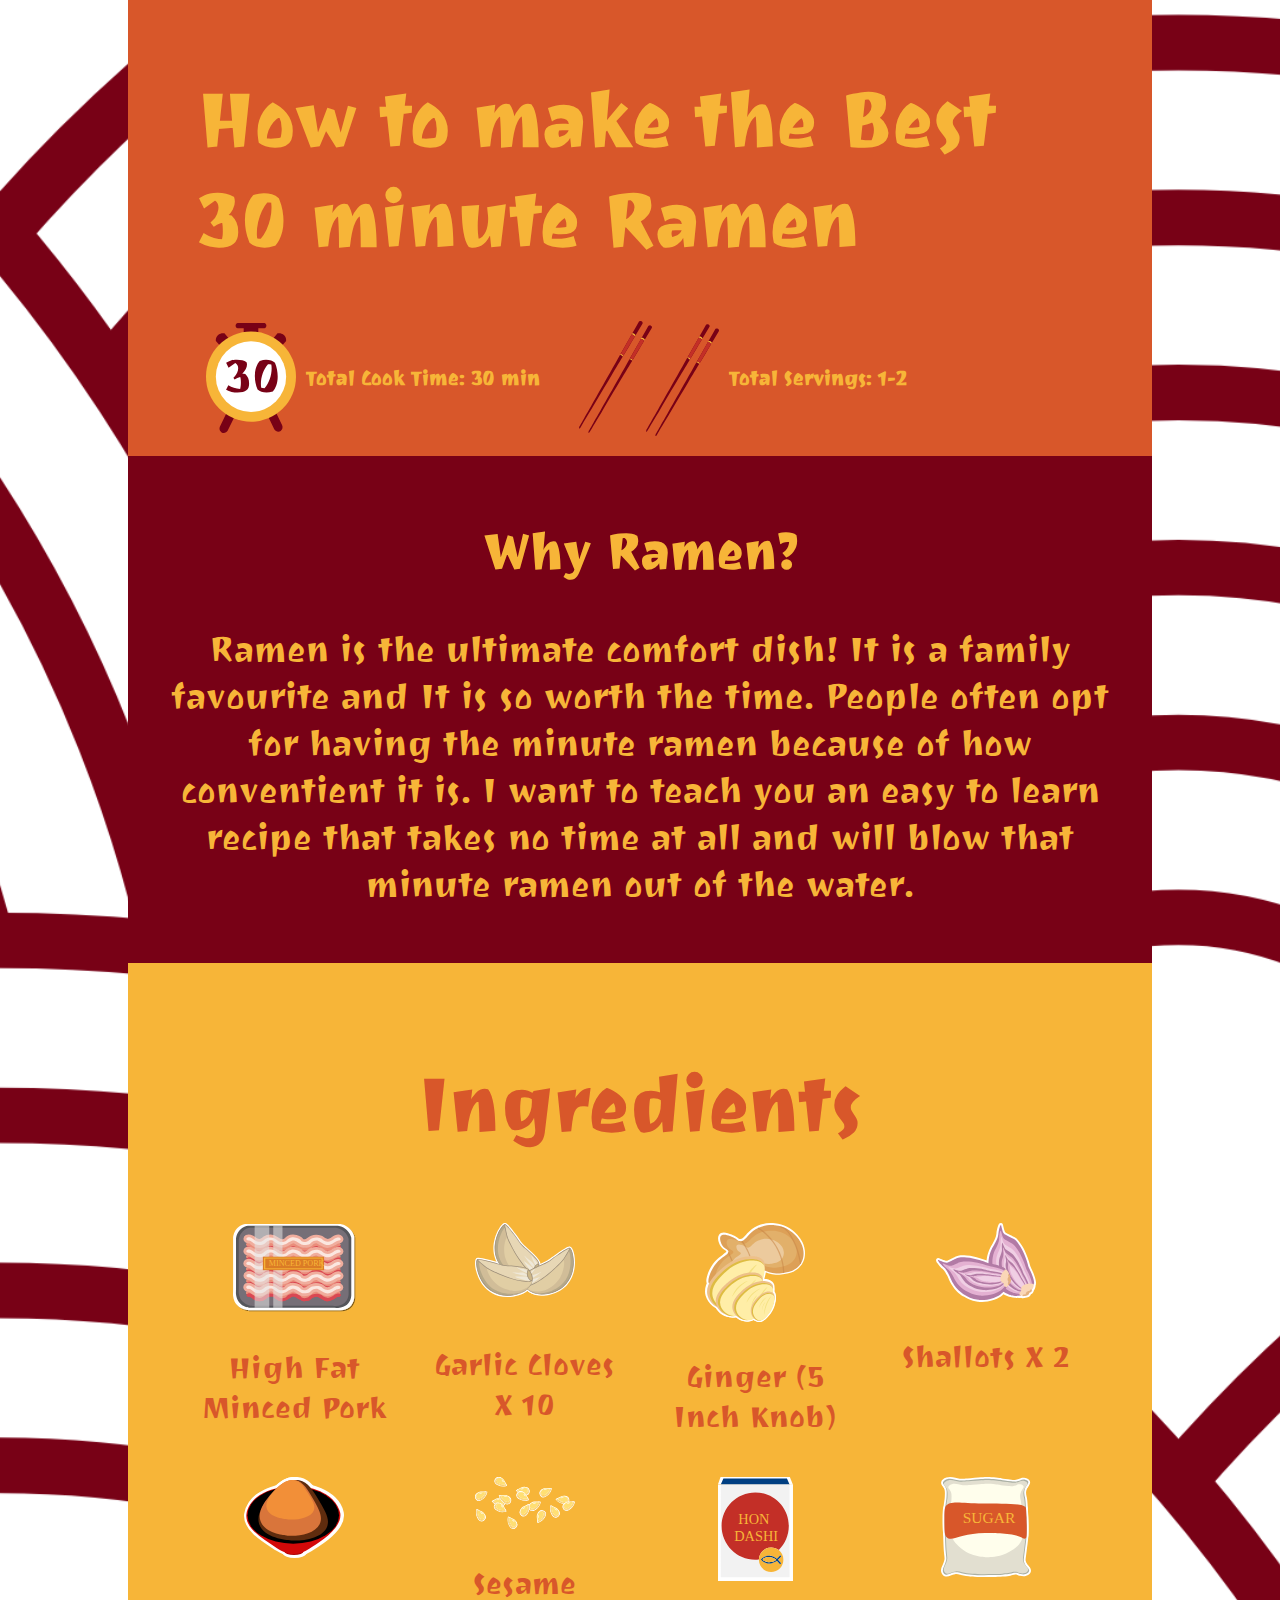
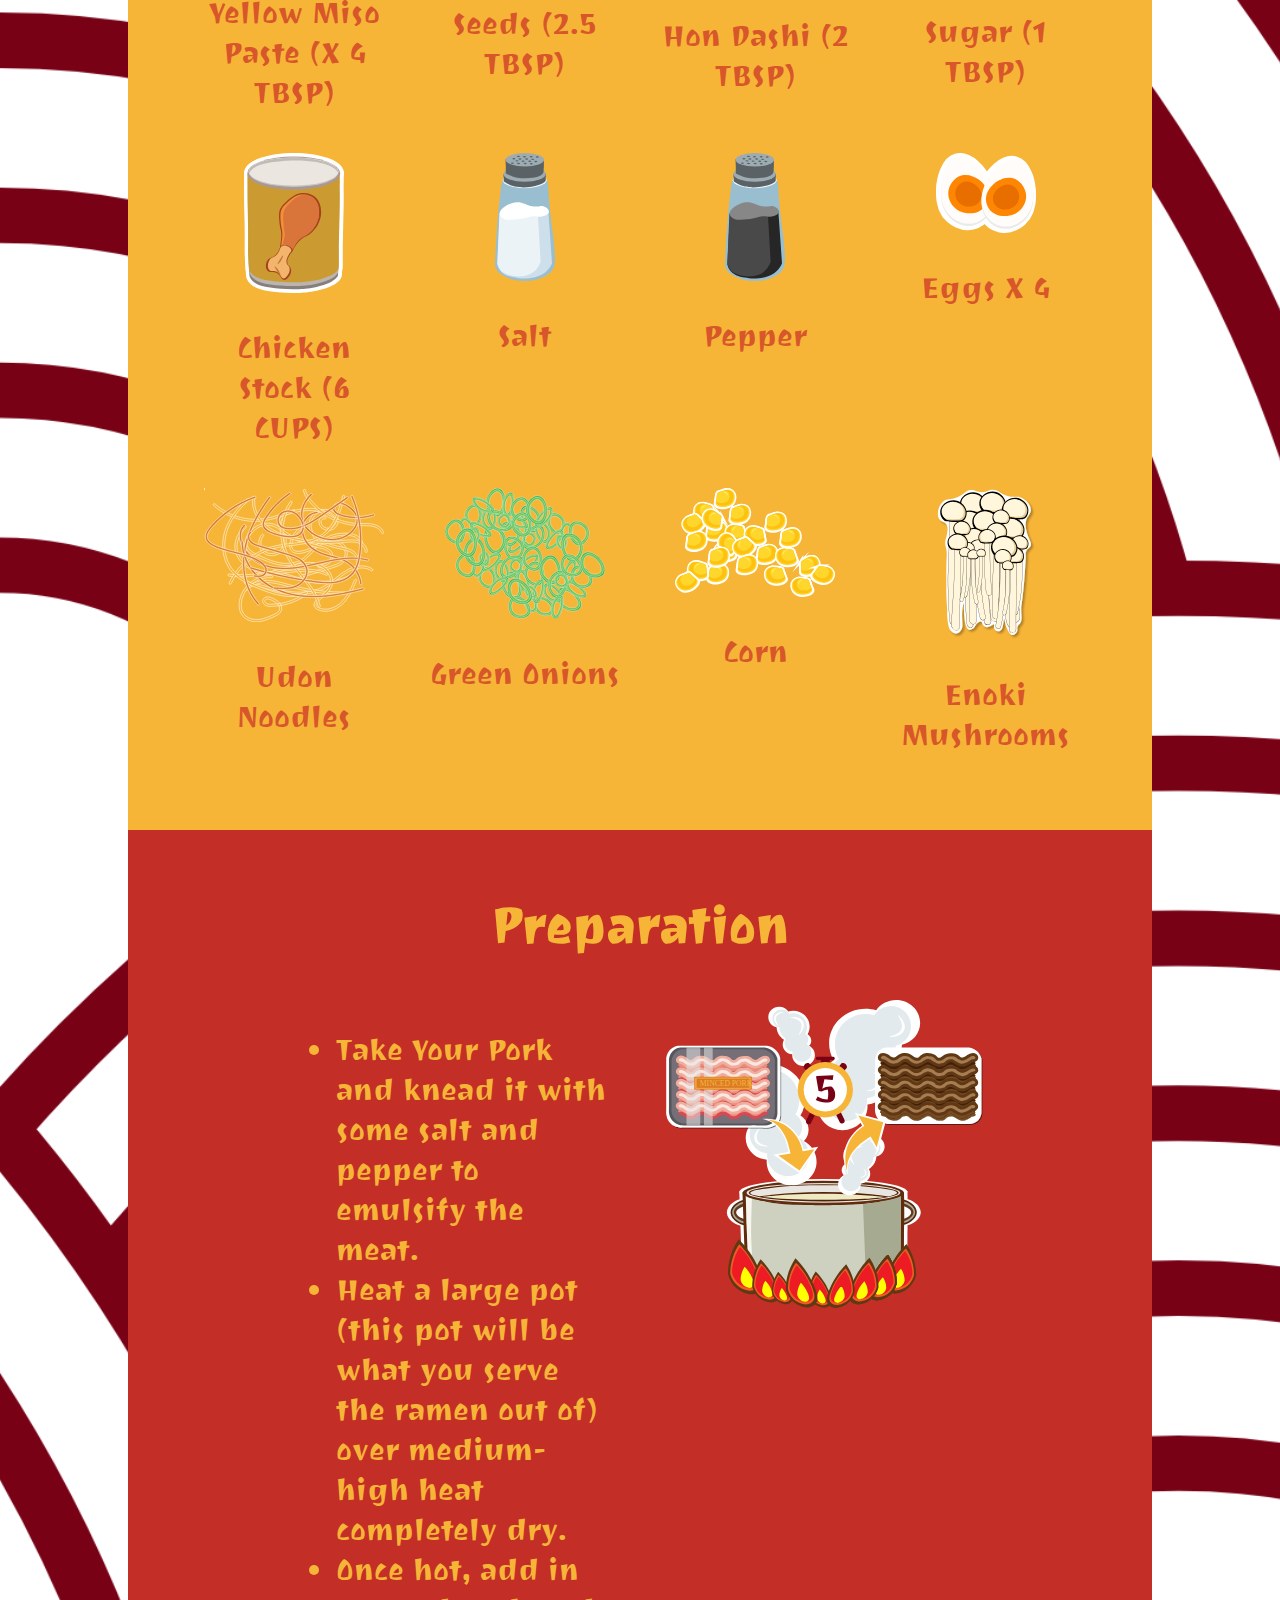
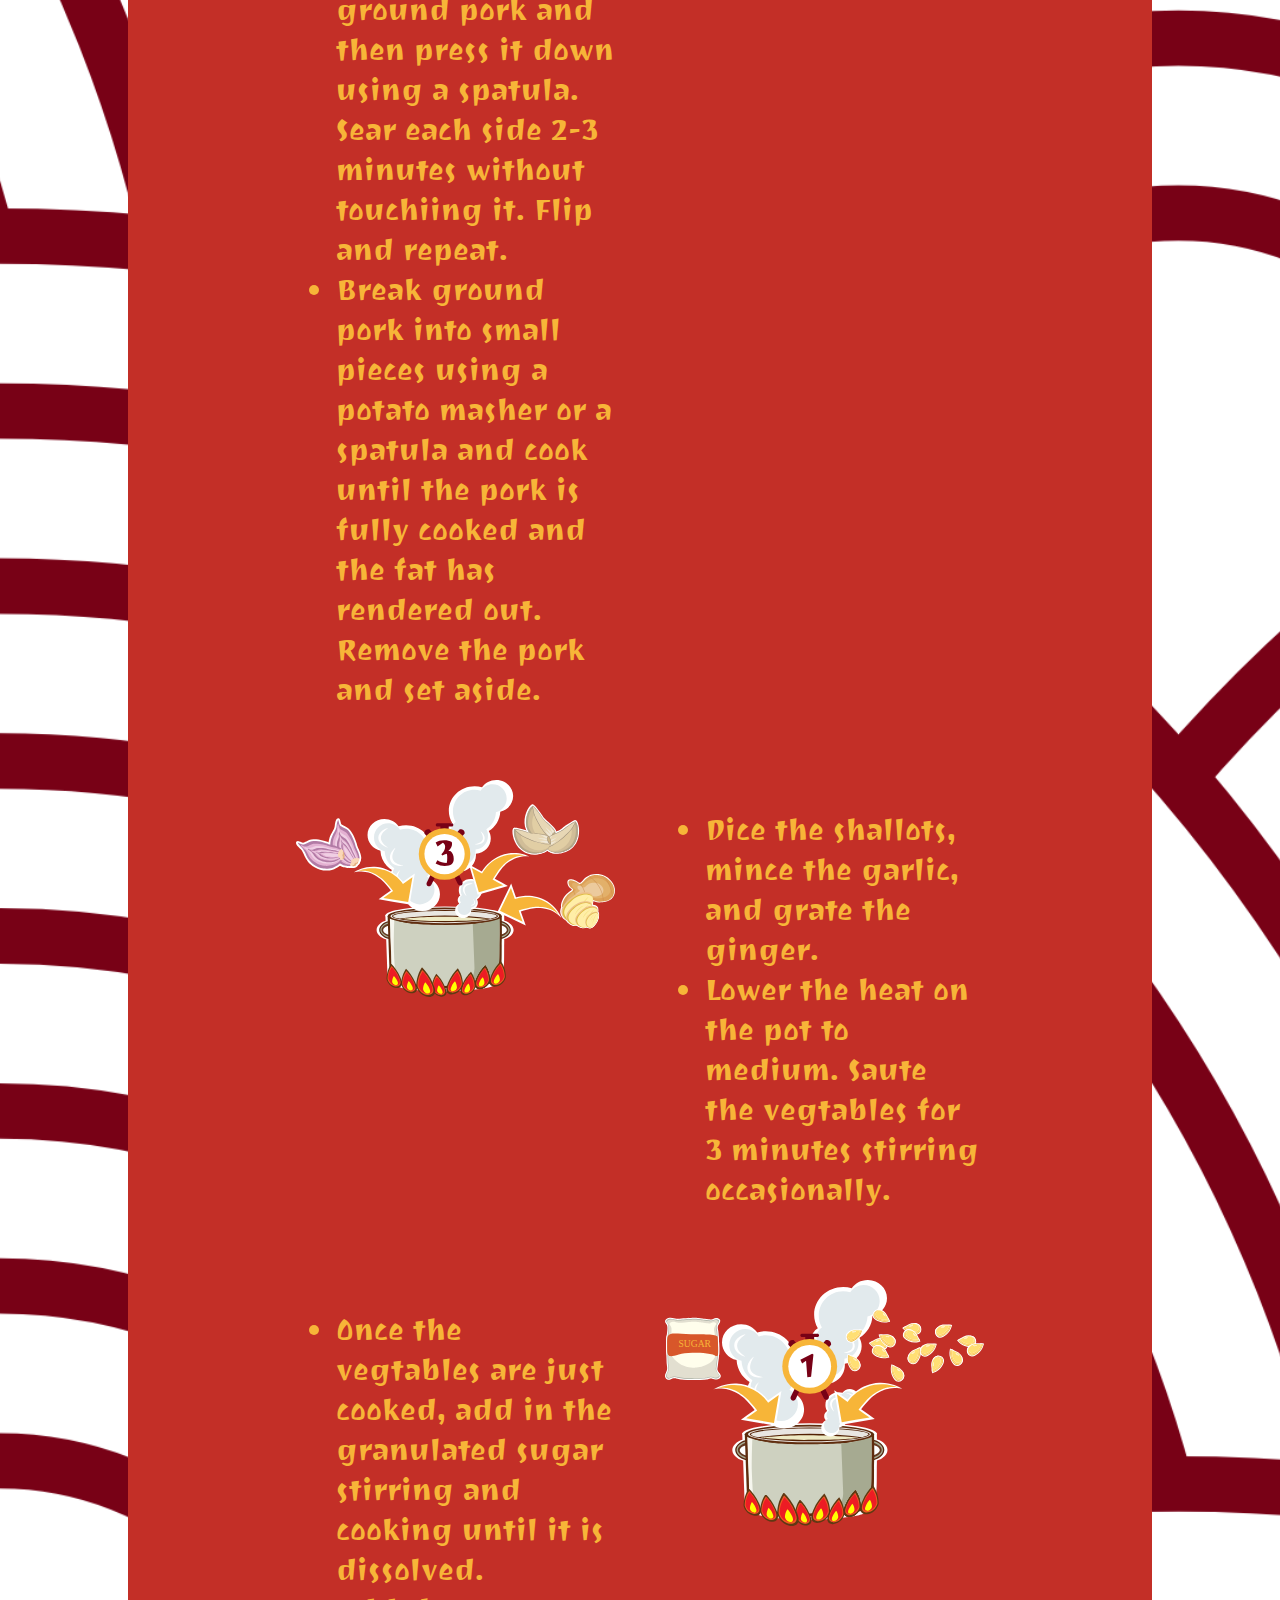
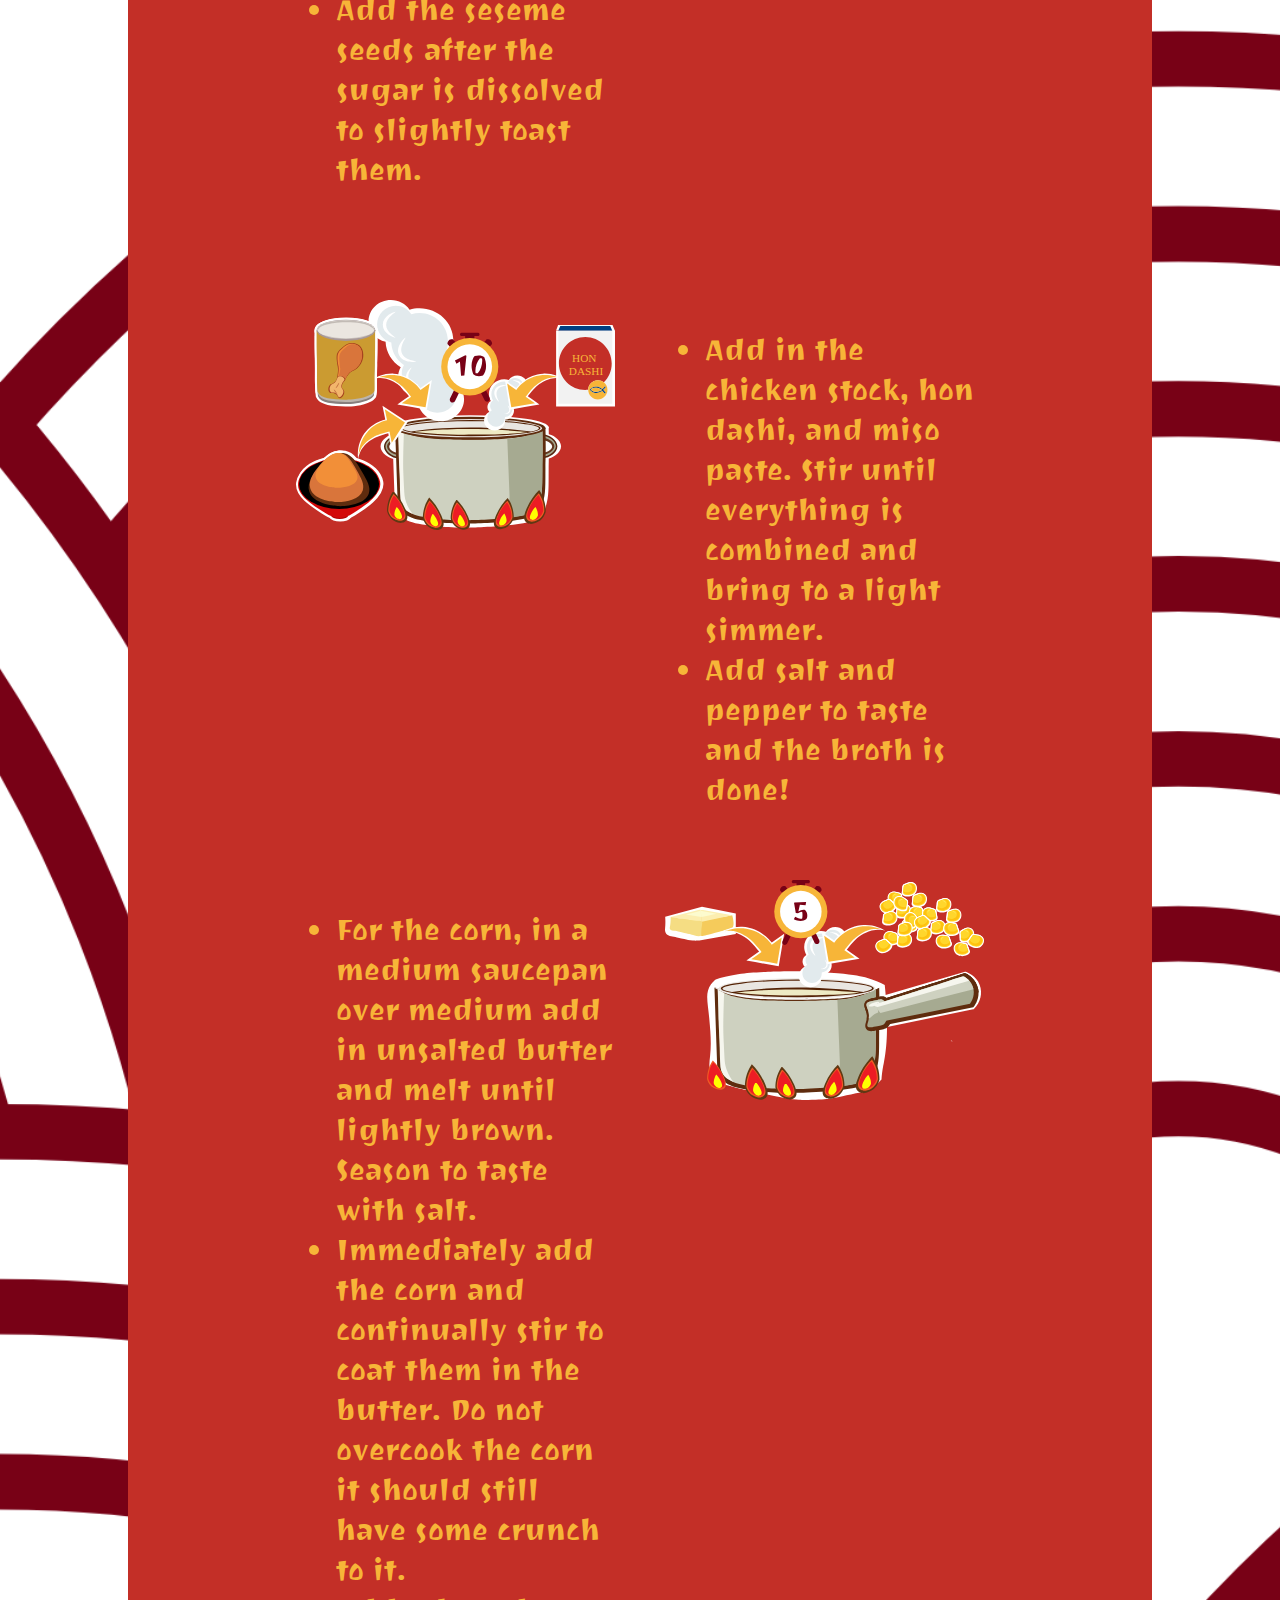
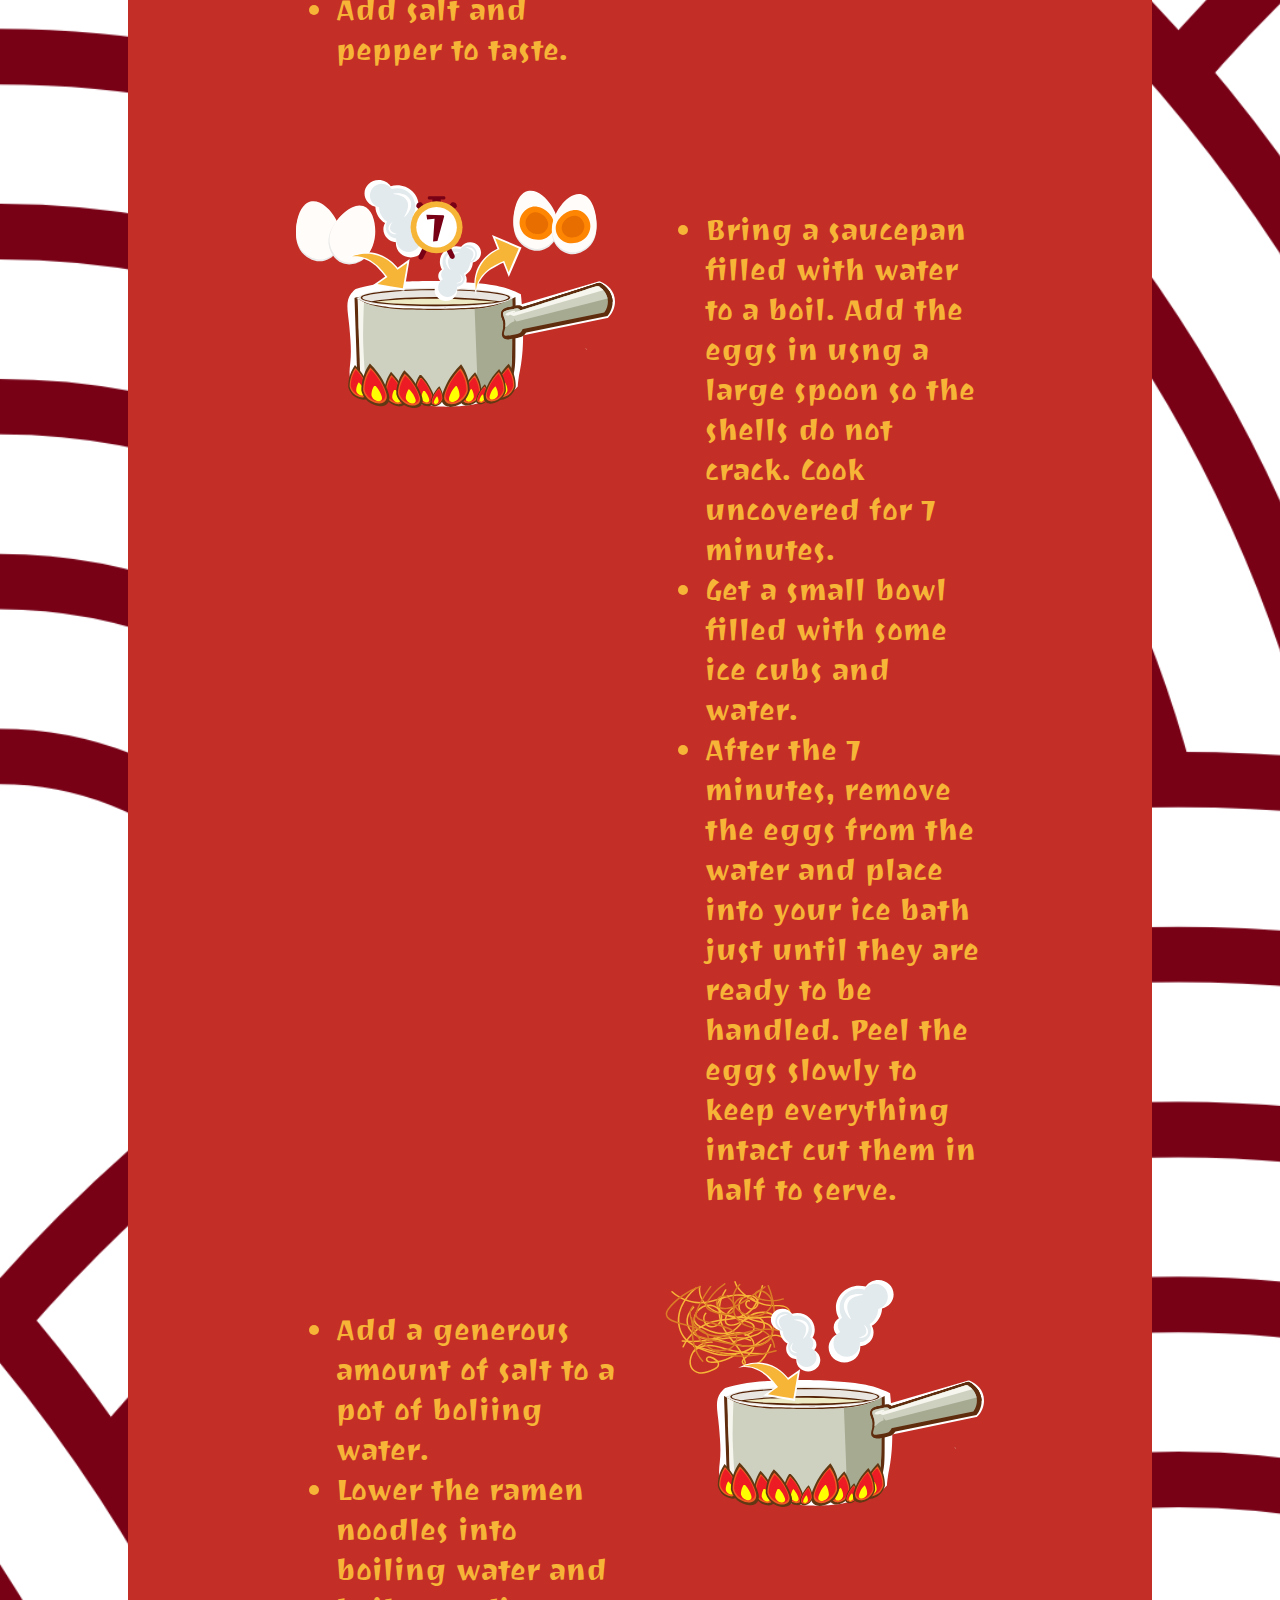
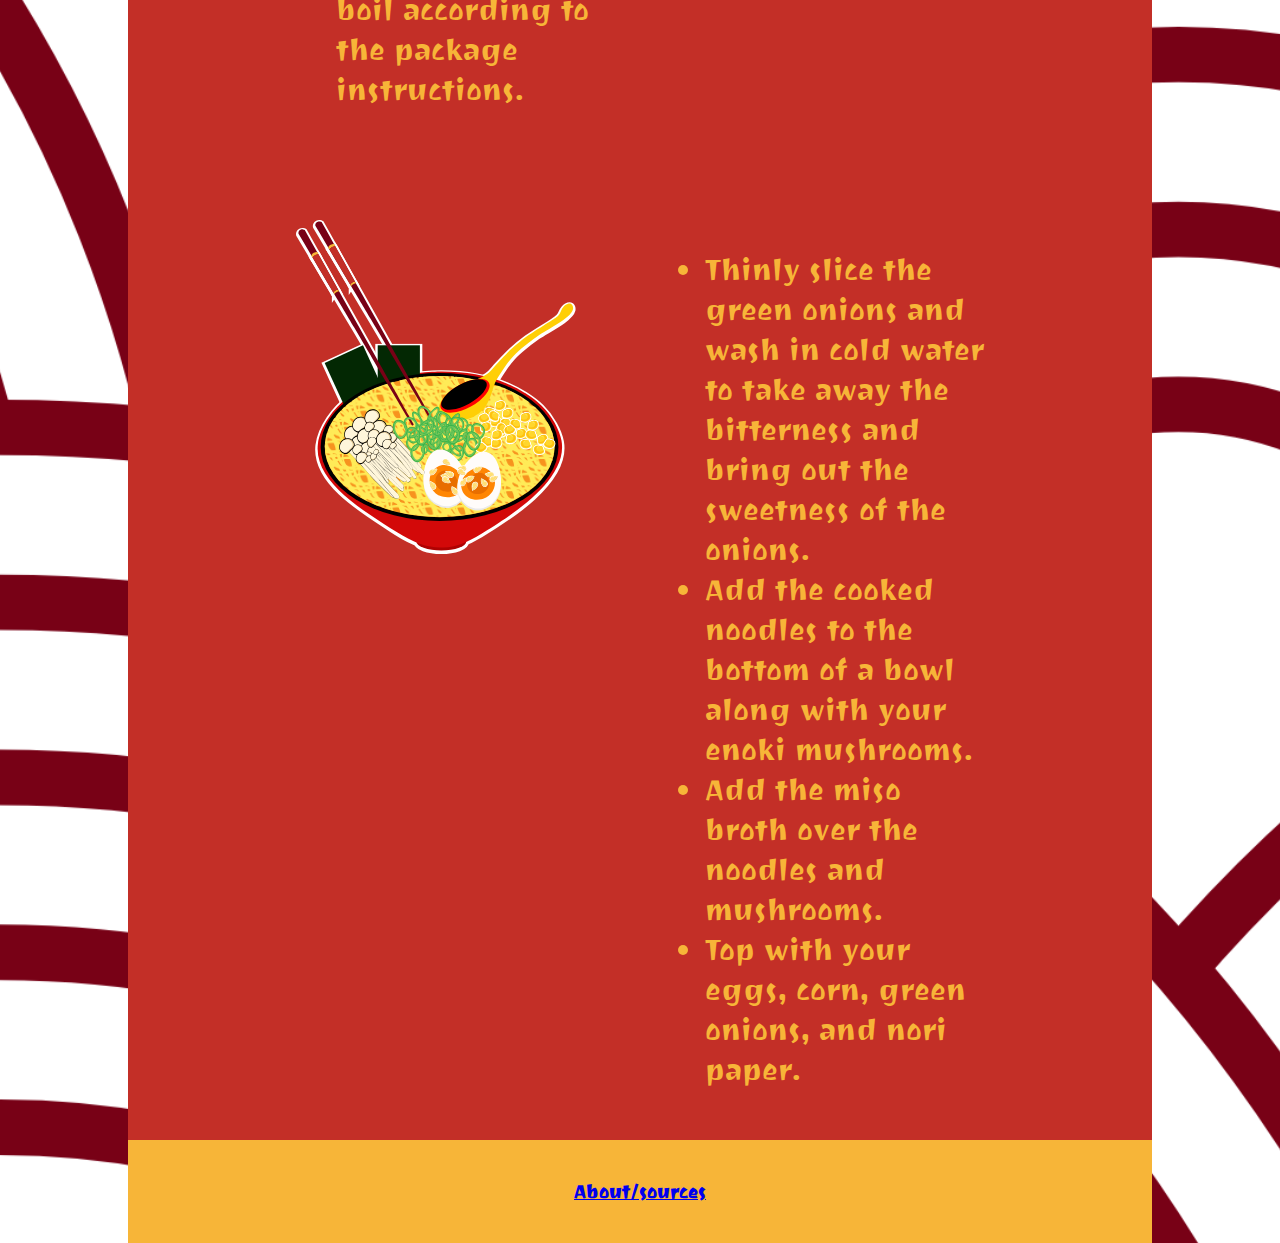
<file: index.html>
<!DOCTYPE html>

<head>
    <title>The Best 30 minute Ramen</title>
    <meta charset="UTF-8">
    <link rel="stylesheet" href="css/style.css">
    <link rel="preconnect" href="https://fonts.googleapis.com"> 
    <link rel="preconnect" href="https://fonts.gstatic.com" crossorigin> 
    <link href="https://fonts.googleapis.com/css2?family=Joti+One&display=swap" rel="stylesheet">
    </head>

<body>

<header class="card">
    <div class="flex-container__header">
        <div>
            <h1 class="title flex-item__info">How to make the Best 30 minute Ramen</h1>
        </div>
        <div class= "logo">
            <img src="images/Ramen Vectors.svg" alt="">
        </div>
    </div>
   
    <div class="flex-container__info">
        <div class="flex-container__info">
            <img src="images/Clock30.svg" alt="" class="logo__icon flex-item__info">
            <h3 class="flex-item__info text--yellow">Total Cook Time: 30 min</h3>
        </div>
        <div class="flex-container__info">    
            <img src="images/Chopsticks2.svg" alt="" class="logo__icon--large flex-item__info">
            <h3 class="flex-item__info text--yellow">Total Servings: 1-2</h3>
        </div>    
    </div>

</header>


<main>

    <div class="card__story">
        <h2 class="title__medium--yellow"> Why Ramen?</h2>
        <p class="text__story--yellow">Ramen is the ultimate comfort dish! It is a family favourite and It is so worth the time. 
            People often opt for having the minute ramen because of how conventient it is. I want to teach you an easy to learn recipe that
            takes no time at all and will blow that minute ramen out of the water.
            
        </p>

    </div>

    <div class="card__ingredients">
        <h2 class="title__medium--orange">Ingredients</h2>
        
        <div class="grid-container__ingredients">
            <div class="grid-item__ingredients">
                <img id="Minced Pork" src="images/MincedPork.svg" alt="" class="logo__mincedpork"> <p class="text--orange">High Fat Minced Pork</p>
            </div>    
            <div class="grid-item__ingredients">
                <img id="Garlic Cloves" src="images/Garlic.svg" alt="" class="logo__small"> <p class="text--orange">Garlic Cloves X 10</p>
            </div>
            <div class="grid-item__ingredients">
                <img id="Ginger" src="images/Ginger.svg" alt="" class="logo__small"> <p class="text--orange">Ginger (5 Inch Knob)</p>
            </div>
            <div class="grid-item__ingredients">
                <img id="Shallots" src="images/Shallot.svg" alt="" class="logo__small"> <p class="text--orange">Shallots X 2</p>
            </div>
            <div class="grid-item__ingredients">
                <img id="" src="images/YellowMiso.svg" alt="" class="logo__small"> <p class="text--orange">Yellow Miso Paste (X 4 TBSP)</p>
            </div>
            <div class="grid-item__ingredients">
                <img id="" src="images/SesameSeeds.svg" alt="" class="logo__small"> <p class="text--orange">Sesame Seeds (2.5 TBSP)</p>
            </div>
            <div class="grid-item__ingredients">
                <img id="" src="images/HonDashi.svg" alt="" class="logo__hondashi"> <p class="text--orange">Hon Dashi (2 TBSP)</p>
            </div>
            <div class="grid-item__ingredients">
                <img id="" src="images/Sugar.svg" alt="" class="logo__sugar"> <p class="text--orange">Sugar (1 TBSP)</p>
            </div>
            <div class="grid-item__ingredients">
                <img id="" src="images/ChickenStock.svg" alt="" class="logo__small"> <p class="text--orange">Chicken Stock (6 CUPS)</p>
            </div>
            <div class="grid-item__ingredients">
                <img id="" src="images/Salt.svg" alt="" class="logo__tiny"> <p class="text--orange">Salt</p>
            </div>
            <div class="grid-item__ingredients">
                <img id="" src="images/Pepper.svg" alt="" class="logo__tiny"> <p class="text--orange">Pepper</p>
            </div>
            <div class="grid-item__ingredients">
                <img id="" src="images/Eggs.svg" alt="" class="logo__small"> <p class="text--orange">Eggs X 4</p>
            </div>
            <div class="grid-item__ingredients">
                <img id="" src="images/UdonNoodles.svg" alt="" class="logo__noodles"> <p class="text--orange">Udon Noodles</p>
            </div>
            <div class="grid-item__ingredients">
                <img id="" src="images/GreenOnions.svg" alt="" class="logo__greenonions"> <p class="text--orange">Green Onions</p>
            </div>
            <div class="grid-item__ingredients">
                <img id="" src="images/Corn.svg" alt="" class="logo__corn"> <p class="text--orange">Corn</p>
            </div>
            <div class="grid-item__ingredients">
                <img id="" src="images/enoki Mushrroms.svg" alt="" class="logo__small"> <p class="text--orange">Enoki Mushrooms</p>
            </div>
        </div> 
        <div class="gap"></div>   
    </div>


    <div class="card__step--red text--yellow">
        <h2 class="title__medium--yellow">Preparation</h2>
        <div class="grid-container__steps">
            <div>
                <ul>
                    <li>
                        Take Your Pork and knead it with some salt and pepper to emulsify the meat.
                    </li>
                    <li>
                        Heat a large pot (this pot will be what you serve the ramen out of) over medium-high heat completely dry.  
                    </li>
                    <li>
                        Once hot, add in ground pork and then press it down using a spatula. Sear each side 2-3 minutes without touchiing it. Flip and repeat.
                    </li>
                    <li>
                        Break ground pork into small pieces using a potato masher or a spatula and cook until the pork is fully cooked and the fat has rendered out. Remove the pork and set aside.
                    </li>
                </ul>
            </div>
            <img src="images/CookingMeatInfographic.svg">
        </div>
    </div>
    
    <div class="card__step--red text--yellow">
        <div class="grid-container__steps">
            <img src="images/CookedVeggiesInfographic.svg">
            <div>
                <ul>
                    <li>
                        Dice the shallots, mince the garlic, and grate the ginger.
                    </li>
                    <li>
                        Lower the heat on the pot to medium. Saute the vegtables for 3 minutes stirring occasionally. 
                    </li>
                </ul>
            </div>
        </div>
    </div>
    <div class="card__step--red text--yellow">
        <div class="grid-container__steps">
            <div>
                <ul>
                    <li>
                        Once the vegtables are just cooked, add in the granulated sugar stirring and cooking until it is dissolved. 
                    </li>
                    <li>
                        Add the seseme seeds after the sugar is dissolved to slightly toast them.
                    </li>
                </ul>
            </div>
            <img src="images/SugarSesameInfographic.svg">
        </div>
        <div class="gap"></div>   
    </div>
    <div class="card__step--red text--yellow">
        <div class="grid-container__steps">
            <img src="images/CookingStockInfographic.svg">
            <div>
                <ul>
                    <li>
                        Add in the chicken stock, hon dashi, and miso paste. Stir until everything is combined and bring to a light simmer. 
                    </li>
                    <li>
                        Add salt and pepper to taste and the broth is done!
                    </li>
                </ul>
            </div>
        </div>
    </div>
    <div class="card__step--red text--yellow">
        <div class="grid-container__steps">
            <div>
                <ul>
                    <li>
                        For the corn, in a medium saucepan over medium add in unsalted butter and melt until lightly brown. Season to taste with salt.
                    </li>
                    <li>
                        Immediately add the corn and continually stir to coat them in the butter. Do not overcook the corn it should still have some crunch to it. 
                    </li>
                    <li>
                        Add salt and pepper to taste.
                    </li>
                </ul>
            </div>
            <img src="images/CookingBrownButterCorn.svg">
        </div>
        <div class="gap"></div>   
    </div>
        <div class="card__step--red text--yellow">
            <div class="grid-container__steps">
                <img src="images/CookingEggs.svg">
                <div>
                    <ul>
                        <li>
                            Bring a saucepan filled with water to a boil. Add the eggs in usng a large spoon so the shells do not crack. Cook uncovered for 7 minutes. 
                        </li>
                        <li>
                            Get a small bowl filled with some ice cubs and water.
                        </li>
                        <li>
                           After the 7 minutes, remove the eggs from the water and place into your ice bath just until they are ready to be handled. Peel the eggs slowly to keep everything intact cut them in half to serve.
                        </li>
                    </ul>
                </div>
            </div>
        </div>
        <div class="card__step--red text--yellow">
            <div class="grid-container__steps">
                <div>
                    <ul>
                        <li>
                            Add a generous amount of salt to a pot of boliing water. 
                        </li>
                        <li>
                            Lower the ramen noodles into boiling water and boil according to the package instructions.  
                        </li>
                    </ul>
                </div>
                <img src="images/CookingNoodlesInfographic.svg">
            </div>
            <div class="gap"></div>   
        </div>
    </div>
    <div class="card__step--red text--yellow">
        <div class="grid-container__steps">
            <img src="images/Ramen Vectors.svg">
            <div>
                <ul>
                    <li>
                        Thinly slice the green onions and wash in cold water to take away the bitterness and bring out the sweetness of the onions.
                    </li>
                    <li>
                        Add the cooked noodles to the bottom of a bowl along with your enoki mushrooms.
                    </li>
                    <li>
                        Add the miso broth over the noodles and mushrooms. 
                    </li>
                    <li>
                       Top with your eggs, corn, green onions, and nori paper.
                    </li>
                </ul>
            </div>
        </div>
    </div>

</main>


<footer class="footertext">

    <a href="about.html"><h3>About/sources</h3></a>

</footer>


</body>
</file>
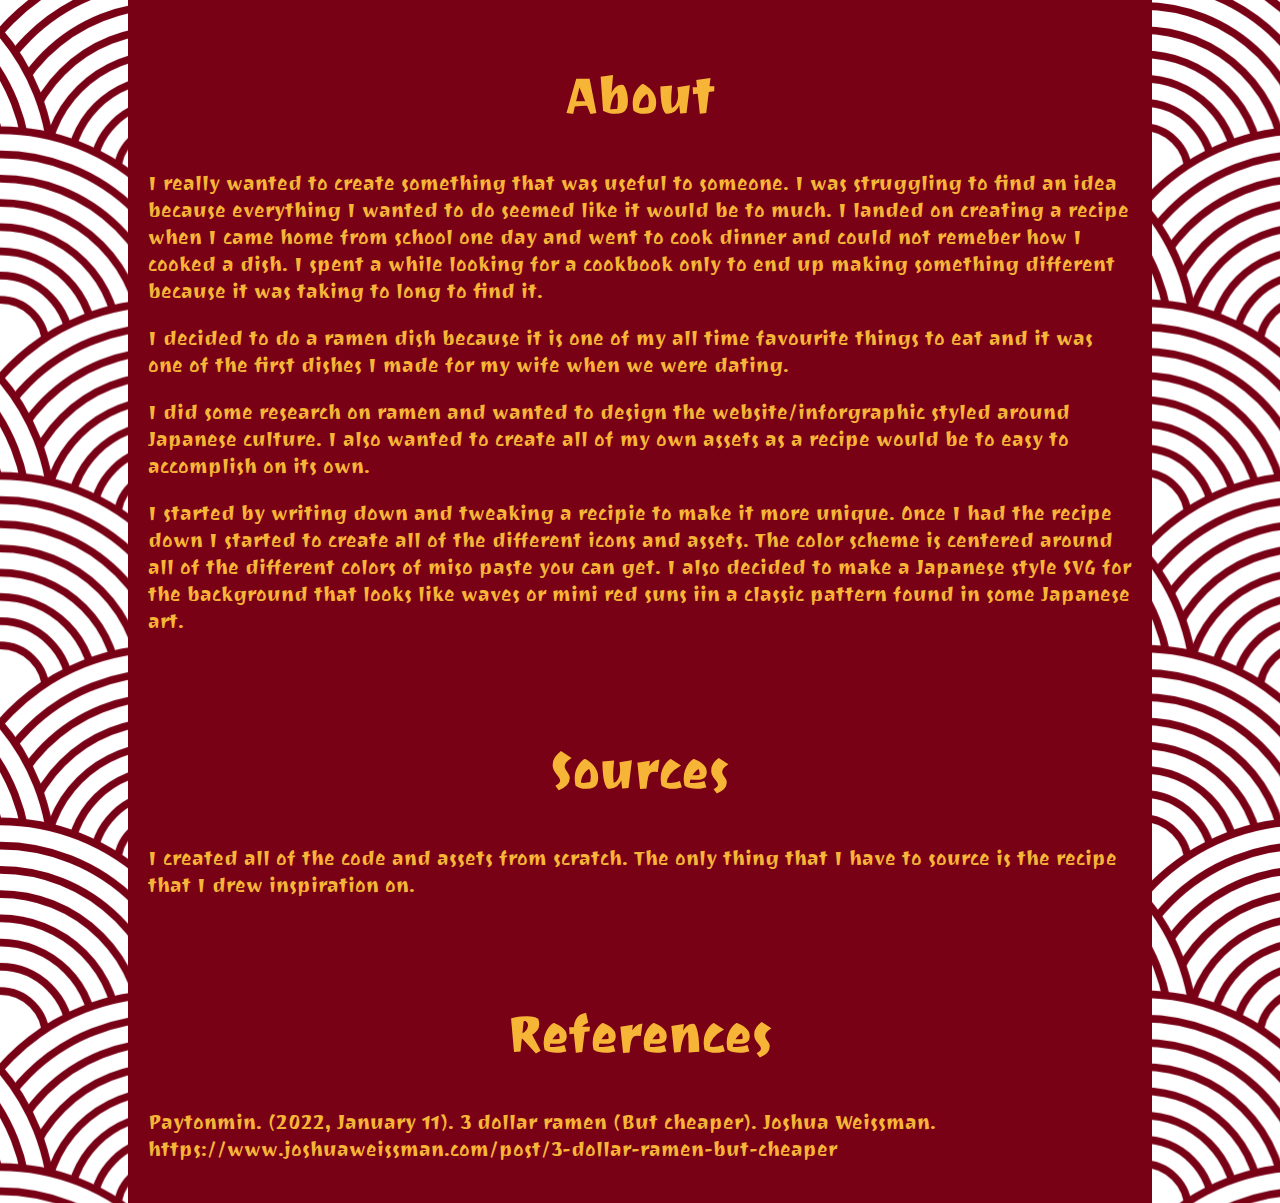
<file: about.html>
<!DOCTYPE html>

<head>
    <title>About</title>
    <meta charset="UTF-8">
    <link rel="stylesheet" href="css/style.css">
    <link rel="preconnect" href="https://fonts.googleapis.com"> 
    <link rel="preconnect" href="https://fonts.gstatic.com" crossorigin> 
    <link href="https://fonts.googleapis.com/css2?family=Joti+One&display=swap" rel="stylesheet">
    </head>

<body>
    <div class="card__about">
        <h2 class="title__medium--yellow"> About</h2>
        <p class="text--yellow">
            I really wanted to create something that was useful to someone. I was struggling to find an idea because everything I wanted 
            to do seemed like it would be to much. 

            I landed on creating a recipe when I came home from school one day and went to cook dinner and could not remeber how I 
            cooked a dish. I spent a while looking for a cookbook only to end up making something different because it was taking to long to 
            find it. 
        </p>
        <p class="text--yellow">
            I decided to do a ramen dish because it is one of my all time favourite things to eat and it was one of the first dishes I made for my wife 
            when we were dating. 
        </p>
        <p class="text--yellow">
            I did some research on ramen and wanted to design the website/inforgraphic styled around Japanese culture.
            I also wanted to create all of my own assets as a recipe would be to easy to accomplish on its own.
        </p>

        <p class="text--yellow">
           I started by writing down and tweaking a recipie to make it more unique. Once I had the recipe down I started to create all of the different icons and 
           assets. The color scheme is centered around all of the different colors of miso paste you can get. I also decided to make a Japanese style 
           SVG for the background that looks like waves or mini red suns iin a classic pattern found in some Japanese art. 
        </p>
    </div>

    <div class="card__about">
        <h2 class="title__medium--yellow"> Sources</h2>
       <p class="text--yellow">I created all of the code and assets from scratch. The only thing that I have to source is the recipe that I drew inspiration on.</p>
    </div>

    <div class="card__about">
        <h2 class="title__medium--yellow"> References</h2>
        <p class="text--yellow">Paytonmin. (2022, January 11). 3 dollar ramen (But cheaper). Joshua Weissman. https://www.joshuaweissman.com/post/3-dollar-ramen-but-cheaper</p>
    </div>
</body>
</file>
<file: css/style.css>
@import "text.css";
@import "images.css";
@import "layout.css";

*{
    box-sizing: border-box;
}

body,html{
    margin: 0;
    background-image: url(../images/RedWaves.svg);
    background-size: cover;
}

img{
    max-width: 100%;
}

/* Media Queries */

@media (max-width:850px){
    .grid-container__ingredients{
        display: grid;
        grid-template-columns: 1fr 1fr 1fr;
    }
}

@media (max-width:650px){
    .card__story{
    display: none;
    }
    .title{
        font-size: 40px;
    }
    .title__medium--orange{
        font-size: 30px;
        text-align: center;
    }
    .title__medium--yellow{
        font-size: 30px;
    }
    ul{
        font-size: 10px;
    }
    .grid-container__ingredients{
        display: grid;
        grid-template-columns: 1fr;
    }
    ul{
        font-size: 30px;
    }
}

@media (max-width:1200px){
    .grid-container__steps{
        display: grid;
        grid-template-columns: 1fr;
    }
}
</file>
